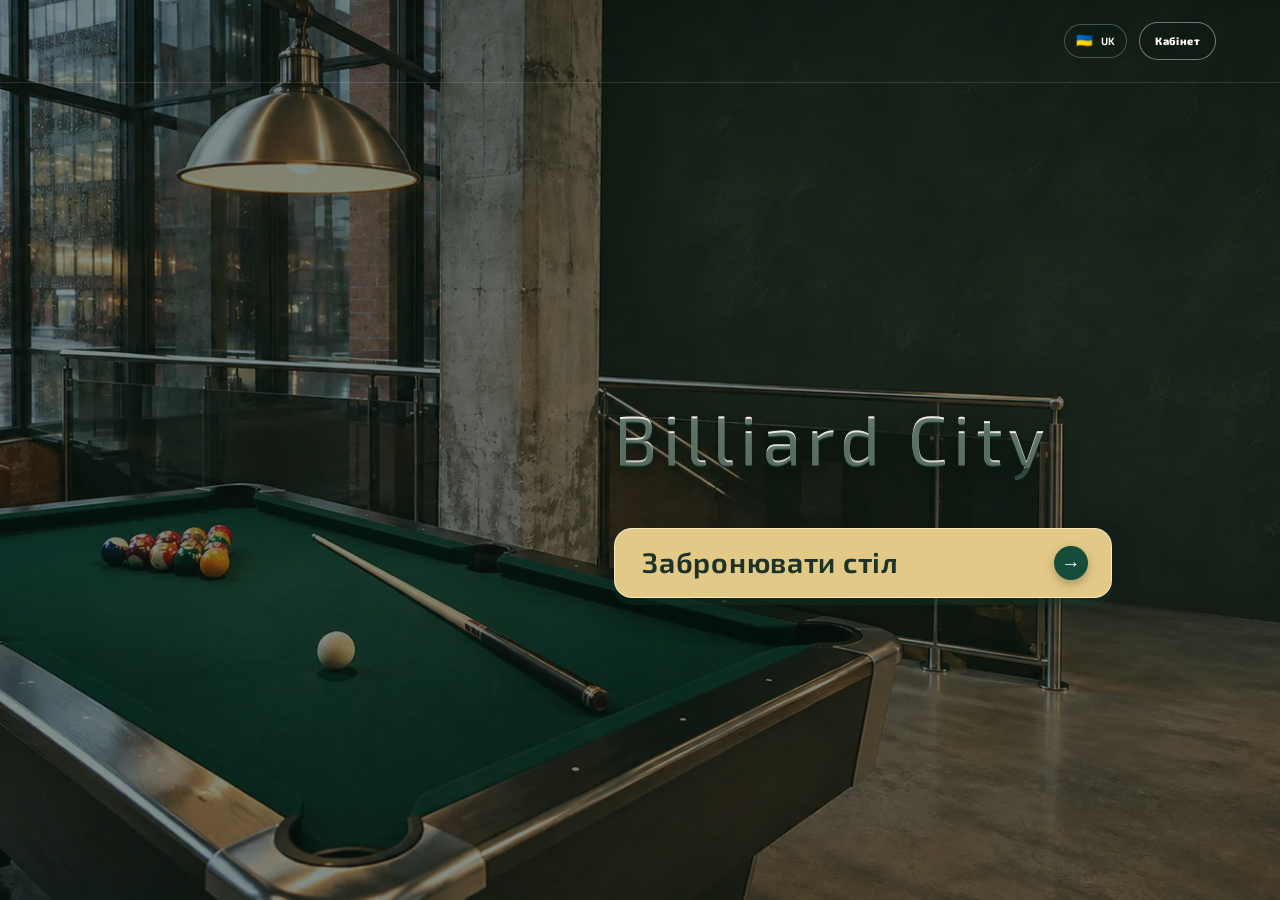
<file: index.html>
<!doctype html>
<html lang="uk">
<head>
  <meta charset="utf-8">
  <meta name="viewport" content="width=device-width, initial-scale=1">
  <meta name="description" content="Демонстраційна версія самостійного бронювання більярдного столу.">
  <title>Billiard City — забронювати стіл</title>
  <link rel="stylesheet" href="styles.css?v=site-calendar-20261117b">
</head>
<body>
  <header class="topbar" aria-label="Навигация">
    <div class="topbar-actions">
      <div class="language-switcher" data-language-switcher>
        <button type="button" class="language-trigger" data-language-toggle aria-haspopup="menu" aria-expanded="false" aria-controls="language-menu">
          <span class="language-flag" aria-hidden="true" data-language-flag>🇺🇦</span>
          <span data-language-current>UK</span>
          <span class="language-chevron" aria-hidden="true">⌄</span>
        </button>
        <div class="language-menu" id="language-menu" role="menu" aria-label="Мова сайту" hidden>
          <button type="button" class="language-choice" role="menuitemradio" data-language-choice="uk" aria-checked="true"><span aria-hidden="true">🇺🇦</span> UK</button>
          <button type="button" class="language-choice" role="menuitemradio" data-language-choice="ru" aria-checked="false"><span aria-hidden="true">🇷🇺</span> RU</button>
          <button type="button" class="language-choice" role="menuitemradio" data-language-choice="en" aria-checked="false"><span aria-hidden="true">🇬🇧</span> EN</button>
        </div>
      </div>
      <button type="button" class="account-link" data-account-open data-i18n="account">Кабінет</button>
    </div>
  </header>

  <main id="home">
    <section class="home-screen" aria-labelledby="home-title">
      <picture>
        <source media="(max-width: 599px)" srcset="assets/photos/web/mobile/fon_apple.webp">
        <img class="home-photo" src="assets/client-first-hero-green.webp" alt="Стіл для американського пулу в сучасному більярдному клубі" data-i18n-alt="heroPhotoAlt" data-hero-pilot-desktop="assets/photos/derivatives/club-own/interior/hero-pilot-6329/webp/hero-6329-desktop-2560x1440.webp" data-hero-pilot-mobile="assets/photos/derivatives/club-own/interior/hero-pilot-6329/webp/hero-6329-mobile-1440x2560.webp">
      </picture>
      <div class="home-shade"></div>
      <div class="home-content">
        <h1 id="home-title" data-i18n-html="homeTitle">Billiard City</h1>
        <button class="hero-book-button" type="button" data-start-booking><span class="hero-book-label" data-i18n="bookTable">Забронювати стіл</span><span class="hero-book-arrow" aria-hidden="true">→</span></button>
      </div>
    </section>

  </main>

  <section class="booking-wizard" id="booking-wizard" aria-label="Бронювання" data-i18n-aria="booking" aria-hidden="true">
    <div id="wizard-app"></div>
  </section>

  <aside class="account-panel" id="account-panel" aria-label="Особистий кабінет" data-i18n-aria="account" aria-hidden="true">
    <div class="account-backdrop" data-account-close></div>
    <div class="account-sheet" role="dialog" aria-modal="true" aria-labelledby="account-title">
      <div class="sheet-head"><p data-i18n="account">Особистий кабінет</p><button type="button" data-account-close aria-label="Закрити кабінет" data-i18n-aria="closeAccount">×</button></div>
      <h2 id="account-title" data-i18n-html="yourBookings">Ваші<br>бронювання</h2>
      <div id="account-content"></div>
      <p class="account-note" data-i18n="accountNote">ДЕМО: програму лояльності не підключено, реальні бонуси не нараховуються.</p>
    </div>
  </aside>

  <script src="domain.js?v=mobile-calendar-20261116"></script>
  <script src="app.js?v=brand-name-20261118a"></script>
</body>
</html>
</file>
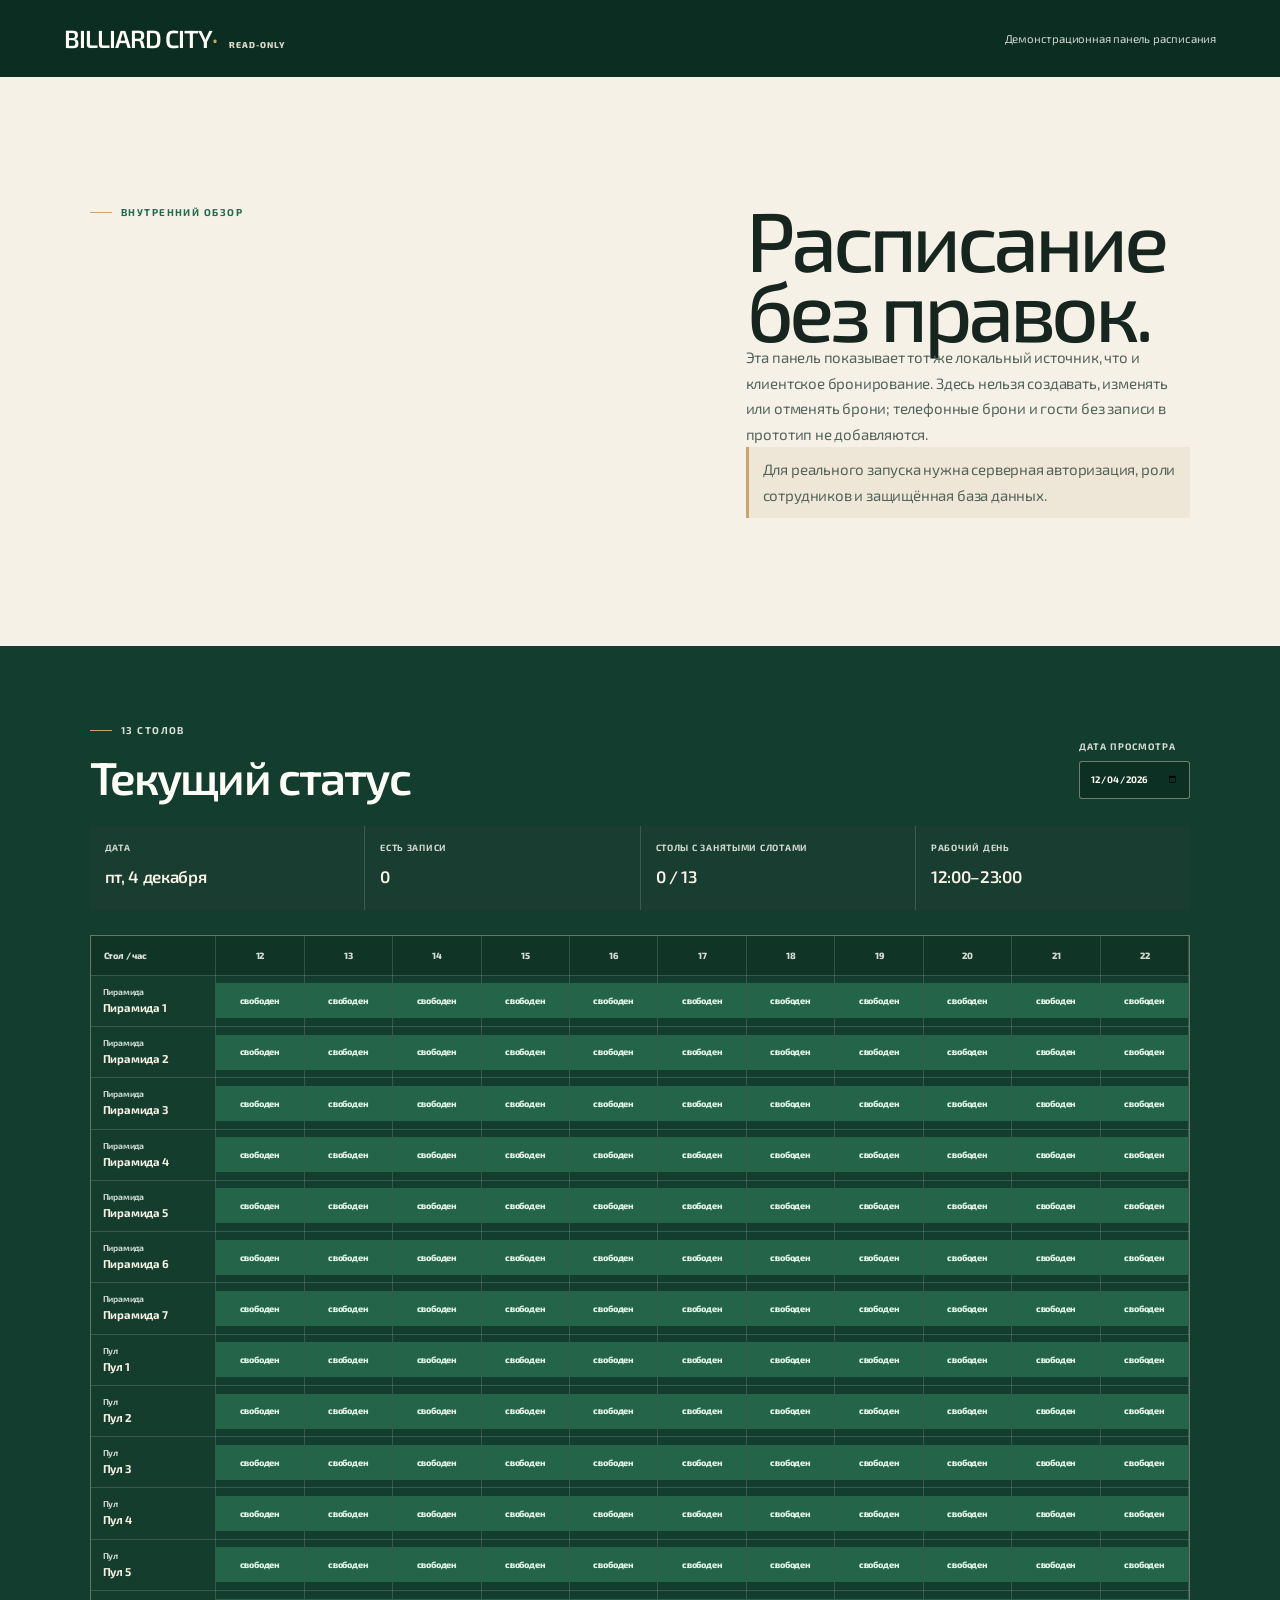
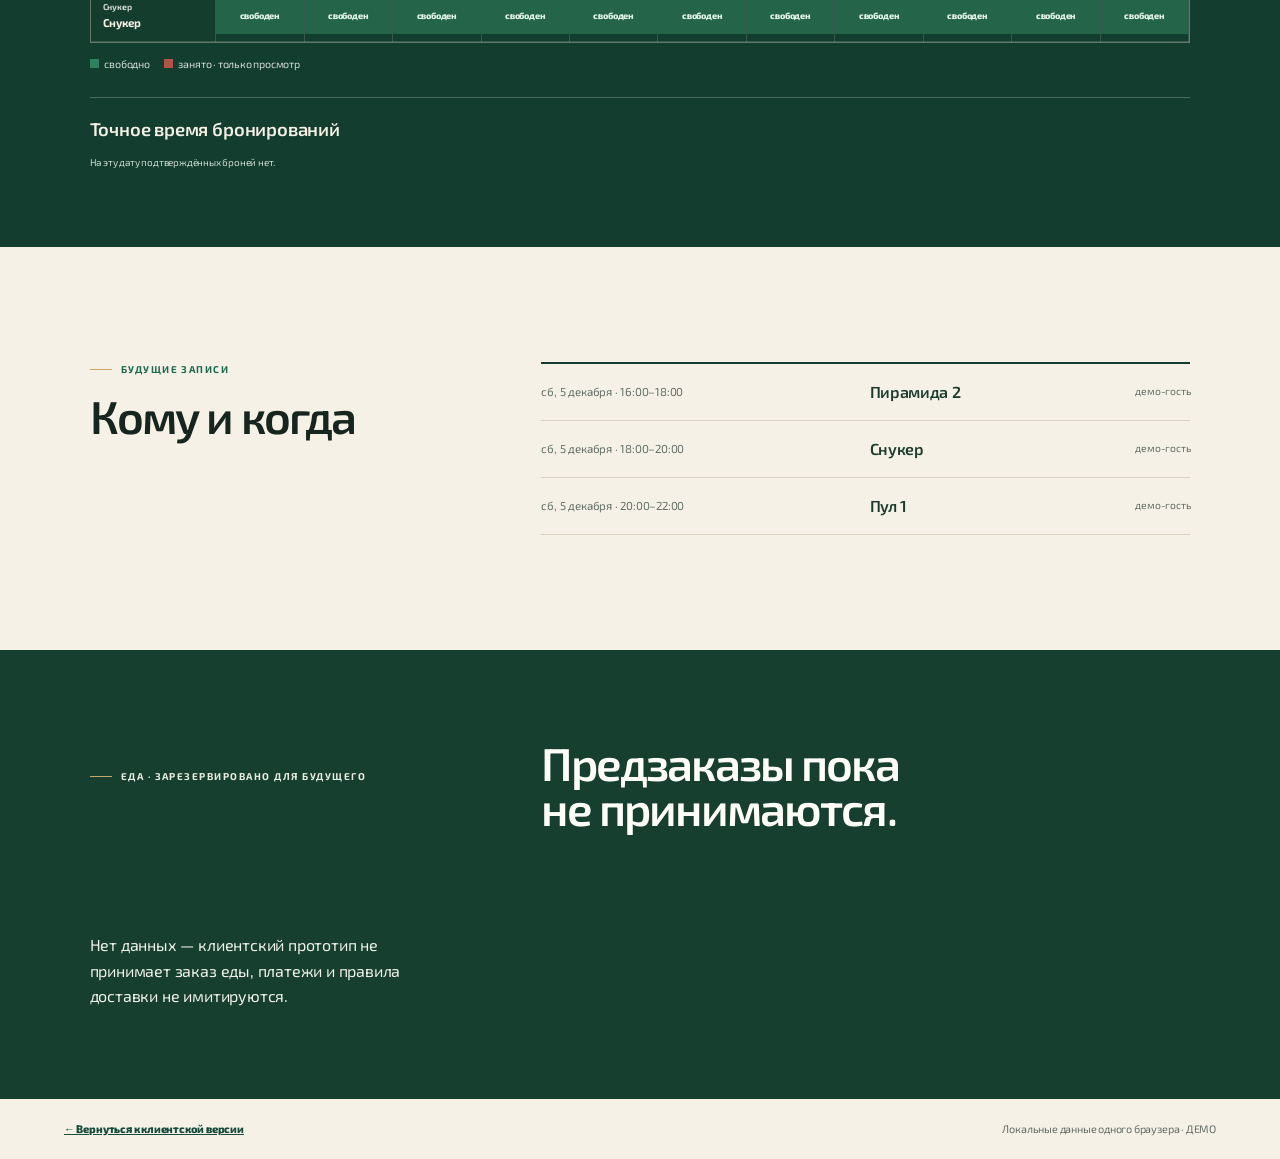
<file: admin/index.html>
<!doctype html>
<html lang="ru">
<head>
  <meta charset="utf-8">
  <meta name="viewport" content="width=device-width, initial-scale=1">
  <meta name="robots" content="noindex">
  <title>Billiard City — read-only dashboard</title>
  <link rel="stylesheet" href="admin.css?v=stage1-reliability">
</head>
<body>
  <header class="admin-header">
    <a href="../" class="admin-brand">BILLIARD CITY<span>·</span> <small>read-only</small></a>
    <p>Демонстрационная панель расписания</p>
  </header>
  <main>
    <section class="admin-intro">
      <p class="eyebrow">Внутренний обзор</p>
      <h1>Расписание<br>без правок.</h1>
      <p>Эта панель показывает тот же локальный источник, что и клиентское бронирование. Здесь нельзя создавать, изменять или отменять брони; телефонные брони и гости без записи в прототип не добавляются.</p>
      <p class="warning">Для реального запуска нужна серверная авторизация, роли сотрудников и защищённая база данных.</p>
    </section>
    <section class="dashboard" aria-live="polite">
      <div class="dashboard-bar">
        <div><p class="eyebrow">13 столов</p><h2>Текущий статус</h2></div>
        <label>Дата просмотра<input type="date" id="admin-day"></label>
      </div>
      <div id="admin-stats" class="admin-stats"></div>
      <div id="admin-schedule" class="admin-schedule"></div>
    </section>
    <section class="future-section">
      <div><p class="eyebrow">Будущие записи</p><h2>Кому и когда</h2></div>
      <div id="future-bookings" class="future-bookings"></div>
    </section>
    <section class="food-section">
      <p class="eyebrow">Еда · зарезервировано для будущего</p>
      <h2>Предзаказы пока<br>не принимаются.</h2>
      <div id="food-list" class="food-list"></div>
    </section>
  </main>
  <footer><a href="../">← Вернуться к клиентской версии</a><span>Локальные данные одного браузера · ДЕМО</span></footer>
  <script src="../domain.js?v=stage1-reliability"></script>
  <script src="admin.js?v=stage1-reliability"></script>
</body>
</html>
</file>
<file: styles.css>
:root { --ink:#10213c; --paper:#f5f3ee; --white:#fffefa; --blue:#2149c6; --blue-deep:#122a78; --line:#d7d5cf; --muted:#687284; --green:#1ea968; --green-deep:#148653; --red:#dc4e4e; --red-deep:#b53636; --shadow:0 16px 45px rgba(8,25,58,.18); --sans:Inter,ui-sans-serif,-apple-system,BlinkMacSystemFont,"Segoe UI",sans-serif; --serif:Georgia,"Times New Roman",serif; }
* { box-sizing:border-box; }
html { scroll-behavior:smooth; }
body { min-width:320px; margin:0; overflow-x:hidden; color:var(--ink); background:var(--paper); font-family:var(--sans); }
button,input,select { font:inherit; }
button { cursor:pointer; }
button:focus-visible,a:focus-visible,input:focus-visible,select:focus-visible,summary:focus-visible { outline:3px solid #92b6ff; outline-offset:3px; }
.topbar { position:absolute; z-index:5; top:0; right:0; left:0; display:flex; align-items:center; justify-content:space-between; padding:25px clamp(20px,5vw,70px); color:white; }
.brand { color:inherit; font-size:1.45rem; font-weight:900; letter-spacing:-.09em; text-decoration:none; }.brand span { color:#9eb9ff; }
.topbar-actions { display:flex; align-items:center; gap:18px; }.language-control { display:flex; align-items:center; gap:5px; color:#d6dfef; font-size:.61rem; font-weight:800; letter-spacing:.08em; text-transform:uppercase; }.language-control select { border:0; color:white; background:transparent; font-size:.68rem; font-weight:900; }.language-control option { color:var(--ink); }.account-link { border:0; padding:0; color:white; background:transparent; font-size:.76rem; font-weight:800; }
.home-screen { position:relative; display:grid; min-height:100svh; place-items:center; padding:110px 20px 60px; overflow:hidden; isolation:isolate; color:white; text-align:center; }.home-photo,.home-shade { position:absolute; z-index:-2; inset:0; width:100%; height:100%; }.home-photo { object-fit:cover; object-position:center; }.home-shade { z-index:-1; background:linear-gradient(120deg,rgba(6,19,43,.79),rgba(15,38,75,.48) 52%,rgba(4,17,36,.4)); }
.home-content { display:flex; max-width:620px; flex-direction:column; align-items:center; }.home-content h1 { margin:0; font-size:clamp(3.2rem,8.4vw,7rem); font-weight:800; letter-spacing:-.085em; line-height:.91; }.hero-book-button { display:inline-flex; align-items:center; justify-content:space-between; min-width:min(100%,300px); gap:50px; margin-top:31px; border:1px solid rgba(255,255,255,.62); border-radius:999px; padding:19px 25px 19px 29px; color:var(--ink); background:var(--white); box-shadow:0 12px 0 rgba(2,11,28,.16),0 23px 45px rgba(0,0,0,.29); font-size:1rem; font-weight:850; transition:transform .18s,box-shadow .18s,background .18s; }.hero-book-button:hover { background:#e9eeff; transform:translateY(-3px); box-shadow:0 15px 0 rgba(2,11,28,.16),0 26px 48px rgba(0,0,0,.29); }.hero-book-button:active { transform:translateY(5px); box-shadow:0 5px 0 rgba(2,11,28,.16),0 11px 25px rgba(0,0,0,.23); }.hero-book-button .hero-book-arrow { display:grid; width:30px; height:30px; place-items:center; border-radius:50%; color:white; background:var(--blue); font-size:1.25rem; }
.home-description { max-width:390px; margin:38px 0 0; color:#f7f8fd; font-size:1rem; line-height:1.55; }.home-reassurance { margin:11px 0 0; color:#cbd5e6; font-size:.75rem; }.service-notes { display:grid; grid-template-columns:repeat(3,1fr); padding:0 clamp(20px,7vw,120px); background:var(--paper); }.service-notes article { display:flex; min-height:128px; flex-direction:column; justify-content:center; border-right:1px solid var(--line); padding:22px 28px; }.service-notes article:last-child { border-right:0; }.service-notes span { color:var(--blue); font-size:1.6rem; font-weight:850; letter-spacing:-.06em; }.service-notes p { max-width:150px; margin:7px 0 0; color:var(--muted); font-size:.76rem; line-height:1.4; }

.booking-wizard { position:fixed; z-index:20; inset:0; display:none; overflow-y:auto; background:#dae3f1; }.booking-wizard.is-open { display:block; }.wizard-stage { display:grid; min-height:100%; align-items:center; padding:28px; }.wizard-card { position:relative; width:min(100%,1040px); margin:auto; border-radius:28px; padding:29px clamp(24px,6vw,70px) 35px; background:var(--paper); box-shadow:var(--shadow); }.wizard-header { display:flex; align-items:center; justify-content:space-between; min-height:30px; }.wizard-close { display:grid; width:34px; height:34px; place-items:center; border:1px solid var(--line); border-radius:50%; color:var(--ink); background:var(--white); font-size:1.4rem; line-height:1; }.progress { display:flex; gap:7px; margin:0; padding:0; list-style:none; }.progress li { width:26px; height:5px; border-radius:99px; background:#c9d0db; }.progress li.is-active,.progress li.is-done { background:var(--blue); }.progress li span { position:absolute; width:1px; height:1px; overflow:hidden; clip:rect(0,0,0,0); }.wizard-title-wrap { max-width:670px; margin-top:45px; }.wizard-kicker { margin:0 0 10px; color:var(--blue); font-size:.65rem; font-weight:850; letter-spacing:.12em; text-transform:uppercase; }.wizard-title { margin:0; font-size:clamp(2.3rem,5.5vw,5rem); letter-spacing:-.085em; line-height:.88; }.wizard-subtitle { max-width:550px; margin:16px 0 0; color:var(--muted); font-size:.92rem; line-height:1.5; }.wizard-body { margin-top:34px; }.back-button { margin-top:31px; border:0; padding:0; color:var(--blue-deep); background:transparent; font-size:.78rem; font-weight:800; }.back-button:hover { text-decoration:underline; }
.game-choices { display:grid; grid-template-columns:repeat(3,1fr); gap:12px; }.game-choice { position:relative; display:flex; min-height:205px; flex-direction:column; align-items:flex-start; justify-content:space-between; border:1px solid #cfd4dd; border-radius:18px; padding:20px; color:var(--ink); background:var(--white); text-align:left; transition:transform .18s,border-color .18s,box-shadow .18s; }.game-choice:hover { border-color:var(--blue); box-shadow:0 10px 22px rgba(33,73,198,.12); transform:translateY(-3px); }.game-choice span { color:var(--muted); font-size:.65rem; font-weight:800; letter-spacing:.08em; text-transform:uppercase; }.game-choice strong { max-width:160px; font-size:clamp(1.1rem,2vw,1.65rem); letter-spacing:-.05em; line-height:.98; }.game-choice i { position:absolute; right:20px; bottom:16px; color:var(--blue); font-size:1.55rem; font-style:normal; }
.date-choices { display:grid; grid-template-columns:repeat(2,minmax(0,280px)); gap:12px; }.date-choices button { display:flex; min-height:125px; flex-direction:column; align-items:flex-start; justify-content:space-between; border:1px solid #cfd4dd; border-radius:17px; padding:18px; color:var(--ink); background:var(--white); text-align:left; transition:border .18s,transform .18s; }.date-choices button:hover { border-color:var(--blue); transform:translateY(-2px); }.date-choices strong { font-size:1.15rem; }.date-choices span { color:var(--muted); font-size:.74rem; }.calendar-field,.duration-field { display:flex; max-width:345px; flex-direction:column; gap:8px; margin-top:17px; color:var(--muted); font-size:.68rem; font-weight:800; letter-spacing:.06em; text-transform:uppercase; }.calendar-field input,.duration-field select { border:1px solid #cbd1da; border-radius:11px; padding:14px; color:var(--ink); background:var(--white); font-size:.92rem; text-transform:none; }
.schedule-tools { display:flex; align-items:center; justify-content:space-between; gap:18px; margin-bottom:11px; }.schedule-tools > div { display:flex; flex-wrap:wrap; gap:13px; }.schedule-tools p { display:flex; align-items:center; gap:6px; margin:0; font-size:.68rem; font-weight:800; }.schedule-tools i { width:10px; height:10px; border-radius:3px; }.free-key { background:var(--green); }.busy-key { background:var(--red); }.zoom-toggle { border:1px solid #bfc7d5; border-radius:999px; padding:8px 11px; color:var(--ink); background:var(--white); font-size:.68rem; font-weight:800; }.schedule-scroller { width:100%; overflow:auto; border:1px solid #c6cdd8; border-radius:13px; background:var(--white); }.schedule-grid { min-width:1020px; border-collapse:collapse; }.schedule-grid th,.schedule-grid td { border-right:1px solid #e2e5e9; border-bottom:1px solid #e2e5e9; }.schedule-grid thead th { height:32px; min-width:18px; padding:0; color:var(--muted); background:#f5f6f8; font-size:.54rem; font-weight:800; text-align:center; }.schedule-grid thead th:first-child { position:sticky; z-index:2; left:0; width:108px; min-width:108px; padding-left:12px; color:var(--ink); background:#eff1f4; text-align:left; }.schedule-grid tbody th { position:sticky; z-index:1; left:0; width:108px; min-width:108px; padding:7px 11px; color:var(--ink); background:var(--white); font-size:.66rem; text-align:left; white-space:nowrap; }.schedule-grid td { padding:0; }.availability { display:block; width:18px; height:26px; border:0; border-radius:0; padding:0; }.availability.is-free { background:var(--green); }.availability.is-free:hover { background:var(--green-deep); }.availability.is-busy { background:var(--red); cursor:not-allowed; }.availability.is-selected { position:relative; z-index:1; box-shadow:inset 0 0 0 3px white; }.schedule-scroller.is-zoomed .schedule-grid { min-width:1570px; }.schedule-scroller.is-zoomed .schedule-grid thead th { min-width:34px; font-size:.61rem; }.schedule-scroller.is-zoomed .availability { width:34px; height:38px; }.schedule-scroller.is-zoomed .schedule-grid thead th:first-child,.schedule-scroller.is-zoomed .schedule-grid tbody th { width:126px; min-width:126px; }
.alternative-box { margin-top:16px; border:1px solid #d1d6de; border-radius:13px; padding:0 16px; background:#fffefa; }.alternative-box summary { padding:14px 0; cursor:pointer; font-size:.74rem; font-weight:850; }.alternative-box p { margin:0 0 14px; color:var(--muted); font-size:.72rem; line-height:1.45; }.alternative-controls { display:grid; grid-template-columns:1fr 150px; gap:10px; padding:3px 0 13px; }.alternative-controls label { display:flex; flex-direction:column; gap:6px; color:var(--muted); font-size:.62rem; font-weight:800; letter-spacing:.05em; text-transform:uppercase; }.alternative-controls select { width:100%; border:1px solid #cbd1da; border-radius:8px; padding:9px; color:var(--ink); background:white; font-size:.75rem; text-transform:none; }.alternative-answer { display:flex; flex-wrap:wrap; align-items:center; gap:7px; padding-bottom:14px; }.alternative-answer span { width:100%; color:var(--muted); font-size:.68rem; }.alternative-answer button { border:1px solid var(--green); border-radius:999px; padding:7px 10px; color:#10613e; background:#eefbf4; font-size:.71rem; font-weight:800; }.alternative-answer button:hover { color:white; background:var(--green); }
.booking-summary { display:grid; grid-template-columns:repeat(4,1fr); gap:1px; overflow:hidden; border-radius:14px; background:#cbd3df; }.booking-summary div { min-width:0; padding:14px; background:#fdfcf9; }.booking-summary span { display:block; margin-bottom:5px; color:var(--muted); font-size:.59rem; font-weight:850; letter-spacing:.07em; text-transform:uppercase; }.booking-summary strong { display:block; font-size:.78rem; letter-spacing:-.02em; line-height:1.3; }.duration-field { margin-top:20px; }.duration-field select { font-size:1rem; }.duration-limit { margin:10px 0 0; color:var(--muted); font-size:.72rem; }.price-breakdown { max-width:530px; margin-top:19px; border-top:1px solid var(--line); }.demo-label { margin:13px 0 6px; color:var(--blue); font-size:.61rem; font-weight:850; letter-spacing:.1em; text-transform:uppercase; }.price-breakdown p { display:flex; justify-content:space-between; gap:20px; margin:7px 0; color:var(--muted); font-size:.76rem; }.price-breakdown p b { color:var(--ink); }.price-breakdown strong { display:flex; justify-content:space-between; margin-top:12px; padding-top:12px; border-top:1px solid var(--line); font-size:1rem; }.price-breakdown strong span { color:var(--blue); }.booking-form { display:grid; grid-template-columns:1fr 1fr; gap:12px; max-width:610px; margin-top:23px; }.booking-form label { display:flex; flex-direction:column; gap:7px; color:var(--muted); font-size:.65rem; font-weight:850; letter-spacing:.06em; text-transform:uppercase; }.booking-form input { width:100%; border:1px solid #cbd1da; border-radius:11px; padding:13px; color:var(--ink); background:var(--white); font-size:.92rem; text-transform:none; }.primary-action { display:inline-flex; align-items:center; justify-content:center; gap:15px; border:0; border-radius:999px; padding:15px 22px; color:white; background:var(--blue); box-shadow:0 8px 18px rgba(33,73,198,.23); font-size:.84rem; font-weight:850; transition:transform .18s,background .18s; }.booking-form .primary-action { grid-column:1 / -1; margin-top:5px; }.primary-action:hover { background:var(--blue-deep); transform:translateY(-2px); }.secondary-action { border:1px solid #bbc5d6; border-radius:999px; padding:14px 19px; color:var(--ink); background:var(--white); font-size:.8rem; font-weight:800; }.quiet-action { border:0; padding:7px 1px; color:#9e2d2d; background:transparent; font-size:.73rem; font-weight:800; }.result-actions { display:flex; flex-wrap:wrap; align-items:center; gap:10px; margin-top:26px; }

.account-panel { position:fixed; z-index:30; inset:0; display:grid; grid-template-columns:1fr minmax(310px,450px); visibility:hidden; transition:visibility 0s .25s; }.account-panel.is-open { visibility:visible; transition-delay:0s; }.account-backdrop { background:rgba(7,20,43,.53); opacity:0; transition:opacity .25s; }.account-sheet { height:100%; overflow-y:auto; padding:29px clamp(24px,4vw,48px); background:var(--paper); box-shadow:-12px 0 40px rgba(4,17,36,.16); transform:translateX(100%); transition:transform .25s; }.is-open .account-backdrop { opacity:1; }.is-open .account-sheet { transform:none; }.sheet-head { display:flex; justify-content:space-between; align-items:start; }.sheet-head p { margin:0; color:var(--blue); font-size:.66rem; font-weight:850; letter-spacing:.1em; text-transform:uppercase; }.sheet-head button { display:grid; width:32px; height:32px; place-items:center; border:1px solid var(--line); border-radius:50%; background:white; font-size:1.3rem; }.account-sheet h2 { margin:39px 0; font-size:clamp(2.8rem,6vw,4.6rem); letter-spacing:-.09em; line-height:.79; }.account-profile { border-top:2px solid var(--ink); padding:14px 0; }.account-profile span,.account-profile small { display:block; color:var(--muted); font-size:.65rem; }.account-profile strong { display:block; margin:5px 0; font-size:1rem; }.account-booking { padding:15px 0; border-top:1px solid var(--line); }.account-booking p { margin:0 0 5px; color:var(--muted); font-size:.73rem; }.account-booking strong { display:block; font-size:.87rem; }.account-booking button { margin-top:10px; border:0; border-bottom:1px solid var(--red); padding:0 0 2px; color:#a52e2e; background:transparent; font-size:.72rem; font-weight:800; }.empty-account { color:var(--muted); font-size:.83rem; line-height:1.5; }.account-note { margin:40px 0 0; border-top:1px solid var(--line); padding-top:15px; color:var(--muted); font-size:.7rem; line-height:1.5; }
@media (max-width:720px) { .wizard-stage { min-height:100svh; padding:0; align-items:stretch; }.wizard-card { min-height:100svh; border-radius:0; padding:22px 18px 26px; box-shadow:none; }.wizard-title-wrap { margin-top:35px; }.game-choices { grid-template-columns:1fr; }.game-choice { min-height:102px; }.game-choice strong { max-width:none; font-size:1.25rem; }.date-choices { grid-template-columns:1fr; }.date-choices button { min-height:88px; flex-direction:row; align-items:center; }.schedule-grid { min-width:920px; }.booking-summary { grid-template-columns:1fr 1fr; }.booking-form { grid-template-columns:1fr; }.account-panel { grid-template-columns:1fr minmax(290px,92vw); } }
@media (max-width:420px) { .topbar { padding:18px; }.topbar-actions { gap:12px; }.language-control { font-size:0; }.home-screen { padding:95px 18px 42px; }.home-content h1 { font-size:clamp(3rem,15vw,4.3rem); }.hero-book-button { min-width:270px; margin-top:26px; padding:17px 20px 17px 24px; }.home-description { margin-top:30px; font-size:.93rem; }.service-notes { grid-template-columns:1fr; padding:0 18px; }.service-notes article { min-height:86px; flex-direction:row; align-items:center; gap:13px; border-right:0; border-bottom:1px solid var(--line); padding:14px 0; }.service-notes article:last-child { border-bottom:0; }.service-notes p { max-width:none; margin:0; }.wizard-title { font-size:clamp(2.3rem,12vw,3.2rem); }.wizard-subtitle { font-size:.83rem; }.schedule-tools { align-items:flex-start; flex-direction:column; }.alternative-controls { grid-template-columns:1fr; }.booking-summary div { padding:12px; }.result-actions { align-items:stretch; flex-direction:column; }.result-actions > * { width:100%; } }
/* Compact hourly overview: the whole schedule always remains within the card. */
.booking-wizard { width:100vw; max-width:100vw; overflow-x:hidden; overscroll-behavior-x:contain; }.wizard-stage,.wizard-card,.wizard-body { min-width:0; max-width:100%; }.wizard-stage,.wizard-card { overflow-x:clip; }
.hourly-schedule { width:100%; overflow:hidden; border:1px solid #c6cdd8; border-radius:13px; background:var(--white); }.hour-axis,.hour-row { display:grid; grid-template-columns:86px repeat(11,minmax(0,1fr)); min-width:0; }.hour-axis { min-height:31px; align-items:end; border-bottom:1px solid #dce1e8; color:var(--muted); background:#f4f6f9; font-size:.56rem; font-weight:850; }.hour-axis > span { padding:0 9px 8px; color:var(--ink); }.hour-axis > div { grid-column:2 / -1; display:flex; align-items:end; justify-content:space-between; min-width:0; padding:0 0 8px; }.hour-axis i { min-width:0; font-style:normal; text-align:center; }.hour-row { min-height:42px; border-bottom:1px solid #e1e5ea; }.hour-row:last-child { border-bottom:0; }.hour-row > strong { display:flex; align-items:center; min-width:0; padding:0 9px; border-right:1px solid #e1e5ea; font-size:.65rem; line-height:1.1; }.hour-cell { min-width:0; border:0; border-right:1px solid rgba(255,255,255,.62); border-radius:0; padding:0; background:var(--green); transition:filter .15s,box-shadow .15s; }.hour-cell:last-child { border-right:0; }.hour-cell.is-free:hover { filter:brightness(.86); }.hour-cell.is-busy { background:var(--red); }.hour-cell.is-selected { position:relative; z-index:1; box-shadow:inset 0 0 0 3px var(--ink); }.exact-time-panel { margin-top:18px; border:1px solid #cbd3df; border-radius:15px; padding:17px; background:#fbfcff; }.exact-time-panel h3 { margin:0; font-size:1rem; letter-spacing:-.03em; }.exact-time-panel p { margin:7px 0 0; color:var(--muted); font-size:.74rem; line-height:1.45; }.exact-time-panel p strong { color:var(--ink); }.exact-time-panel.is-empty { background:#f7f8fa; }.exact-times { display:flex; flex-wrap:wrap; gap:8px; margin-top:14px; }.exact-time { min-width:76px; border:1px solid #c8d0dd; border-radius:999px; padding:10px 13px; color:var(--ink); background:white; font-size:.8rem; font-weight:850; }.exact-time:hover,.exact-time.is-selected { border-color:var(--blue); color:white; background:var(--blue); }.continue-time { width:100%; margin-top:14px; }.continue-time:disabled { cursor:not-allowed; background:#aeb8ca; box-shadow:none; transform:none; }.alternative-caption { margin-top:14px!important; }.alternative-times { display:flex; flex-wrap:wrap; gap:8px; margin-top:10px; }.alternative-time { border:1px solid var(--green); border-radius:999px; padding:9px 12px; color:#0e663e; background:#effbf5; font-size:.73rem; font-weight:850; }.alternative-time:hover { color:white; background:var(--green); }
@media (max-width:720px) { .topbar-actions { gap:10px; }.booking-wizard { width:100dvw; }.wizard-card { width:100%; }.hour-axis,.hour-row { grid-template-columns:78px repeat(11,minmax(0,1fr)); }.hour-row > strong { padding:0 7px; font-size:.59rem; }.exact-time { flex:1 1 calc(50% - 8px); min-width:0; }.continue-time { min-height:48px; } }
@media (max-width:420px) { .topbar-actions { gap:7px; }.hour-axis,.hour-row { grid-template-columns:68px repeat(11,minmax(0,1fr)); }.hour-axis > span { padding-left:7px; padding-right:4px; }.hour-row > strong { padding:0 5px; font-size:.53rem; overflow-wrap:anywhere; }.hour-cell { min-height:37px; }.exact-time-panel { padding:14px; } }
.duration-availability { max-width:540px; margin:20px 0 0; border-left:3px solid var(--green); padding:10px 13px; color:var(--ink); background:#effbf5; font-size:.82rem; font-weight:750; line-height:1.45; }
.account-offer,.club-menu-notice { max-width:610px; margin-top:22px; border:1px solid #cbd3df; border-radius:15px; padding:18px; background:#fbfcff; }.account-offer h3,.club-menu-notice h3 { margin:0; font-size:1rem; letter-spacing:-.03em; }.account-offer p,.club-menu-notice p,.account-created-note { margin:8px 0 0; color:var(--muted); font-size:.78rem; line-height:1.5; }.account-offer > div { display:flex; flex-wrap:wrap; gap:9px; margin-top:15px; }.account-created-note { max-width:610px; border-left:3px solid var(--green); padding:9px 12px; background:#effbf5; color:var(--ink); }.account-home { width:100%; margin-top:25px; border:1px solid #bbc5d6; border-radius:999px; padding:12px; color:var(--ink); background:var(--white); font-size:.78rem; font-weight:800; }
.account-upgrade { width:100%; margin-top:18px; }
@media (max-width:720px) { .account-offer > div { align-items:stretch; flex-direction:column; }.account-offer > div > button { width:100%; } }
@media (prefers-reduced-motion:reduce) { *,*::before,*::after { scroll-behavior:auto!important; transition-duration:.01ms!important; } }

/* Visual direction pilot: warm precision. Expanded after desktop and mobile review. */
:root { --ink:#17251f; --paper:#f5f1e7; --white:#fffdf7; --blue:#174c3b; --blue-deep:#0d3026; --line:#d9d0bf; --muted:#657067; --green:#2d7a5a; --green-deep:#1c6247; --red:#a8493d; --red-deep:#84362e; --shadow:0 28px 70px rgba(19,43,34,.20); --sans:"Manrope",ui-sans-serif,-apple-system,BlinkMacSystemFont,"Segoe UI",sans-serif; --serif:"Playfair Display",Georgia,"Times New Roman",serif; }
button:focus-visible,a:focus-visible,input:focus-visible,select:focus-visible,summary:focus-visible { outline-color:#c8a66b; }
.topbar { padding:22px clamp(20px,5vw,76px); border-bottom:1px solid rgba(255,255,255,.12); }
.brand { font-family:var(--serif); font-size:1.7rem; font-weight:600; letter-spacing:-.07em; }.brand span { color:#d9b772; }
.topbar-actions { gap:12px; }.topbar-book,.account-link { min-height:38px; border:1px solid rgba(255,255,255,.42); border-radius:999px; padding:0 15px; color:#fffdf7; background:rgba(9,27,21,.18); font-size:.68rem; font-weight:800; letter-spacing:.04em; }.topbar-book { border-color:#d9b772; color:#1b2d24; background:#d9b772; }.account-link { padding:0 13px; }
.home-screen { justify-items:end; padding:118px clamp(24px,10vw,150px) 78px; text-align:left; }.home-shade { background:linear-gradient(90deg,rgba(8,29,22,.20),rgba(8,29,22,.22) 38%,rgba(8,29,22,.84) 100%); }.home-content { align-items:flex-start; max-width:570px; }.home-eyebrow { margin:0 0 18px; color:#e3c987; font-size:.65rem; font-weight:800; letter-spacing:.17em; text-transform:uppercase; }.home-content h1 { font-family:var(--serif); font-size:clamp(3.7rem,7.5vw,7.4rem); font-weight:600; letter-spacing:-.07em; line-height:.83; text-wrap:balance; }.home-content h1 em { color:#e3c987; font-weight:600; }.hero-book-button { border-color:#d9b772; border-radius:4px; color:#1d3328; background:#e3c987; box-shadow:8px 8px 0 rgba(8,29,22,.38),0 20px 44px rgba(0,0,0,.24); font-weight:800; }.hero-book-button:hover { background:#f0d99b; box-shadow:10px 10px 0 rgba(8,29,22,.38),0 24px 44px rgba(0,0,0,.24); }.hero-book-button .hero-book-arrow { color:#fffdf7; background:#174c3b; }.home-description { max-width:420px; color:#fffdf7; font-size:1rem; }.home-reassurance { color:#d5d2c8; }
.service-notes { background:#133d30; }.service-notes article { border-color:rgba(255,255,255,.16); }.service-notes span { color:#e3c987; font-family:var(--serif); font-size:2rem; font-weight:600; }.service-notes p { color:#d7ddd7; }
.booking-wizard { background:#163f31; background-image:radial-gradient(circle at 20% 20%,rgba(212,178,105,.12),transparent 32%),linear-gradient(115deg,#102f25,#1b4c3a); }.wizard-card { border:1px solid rgba(200,166,107,.35); border-radius:8px; background:#f7f3e9; box-shadow:var(--shadow); }.wizard-title { font-family:var(--serif); font-weight:600; letter-spacing:-.065em; line-height:.92; }.wizard-kicker,.back-button { color:#176047; }.progress li.is-active,.progress li.is-done { background:#c8a66b; }
@media (max-width:720px) { .topbar { padding:17px 18px; }.topbar-book { display:none; }.account-link { min-height:34px; padding:0 10px; font-size:.61rem; }.home-screen { justify-items:start; padding:106px 24px 47px; }.home-shade { background:linear-gradient(180deg,rgba(8,29,22,.38),rgba(8,29,22,.76) 70%,rgba(8,29,22,.93)); }.home-content { max-width:420px; }.home-eyebrow { margin-bottom:15px; font-size:.57rem; }.home-content h1 { font-size:clamp(3.55rem,16vw,5.1rem); }.hero-book-button { width:100%; max-width:340px; }.service-notes { padding:0 18px; } }

/* Product-wide visual system — applied to every existing flow without changing its markup. */
::selection { color:#fffdf7; background:#174c3b; }
body { background:var(--paper); color:var(--ink); letter-spacing:-.012em; }
.service-notes { position:relative; isolation:isolate; overflow:hidden; }.service-notes::before { position:absolute; z-index:-1; inset:0; content:""; opacity:.35; background-image:linear-gradient(90deg,transparent 49.7%,rgba(255,255,255,.12) 50%,transparent 50.3%); background-size:48px 100%; }.service-notes article { min-height:142px; padding:28px clamp(18px,3vw,48px); }.service-notes p { max-width:185px; font-size:.78rem; line-height:1.55; }

.booking-wizard { color:var(--ink); }.wizard-stage { position:relative; padding:clamp(22px,4vw,62px); }.wizard-stage::before { position:fixed; z-index:-1; right:-8vw; bottom:-11vw; width:43vw; height:43vw; border:1px solid rgba(222,190,122,.25); border-radius:50%; content:""; box-shadow:0 0 0 34px rgba(222,190,122,.05),0 0 0 70px rgba(222,190,122,.035); pointer-events:none; }.wizard-card { width:min(100%,1100px); min-height:590px; padding:32px clamp(26px,6.5vw,82px) 42px; }.wizard-card::before { position:absolute; top:0; left:0; width:100%; height:5px; content:""; background:#c8a66b; }.wizard-header { border-bottom:1px solid var(--line); padding-bottom:17px; }.wizard-close { width:38px; height:38px; border-color:#c9bda7; border-radius:50%; color:#173e30; background:#fffdf7; transition:background .2s,transform .2s; }.wizard-close:hover { background:#e9ddc5; transform:rotate(90deg); }.progress { gap:6px; }.progress li { width:31px; height:3px; background:#ded7c9; }.wizard-title-wrap { max-width:740px; margin-top:54px; }.wizard-kicker { display:flex; align-items:center; gap:10px; margin-bottom:14px; color:#1e6a4e; font-size:.65rem; letter-spacing:.15em; }.wizard-kicker::before { display:block; width:24px; height:1px; content:""; background:#c8a66b; }.wizard-title { font-size:clamp(2.8rem,5.1vw,5.5rem); text-wrap:balance; }.wizard-subtitle { max-width:590px; margin-top:18px; color:#5f6d63; font-size:.94rem; line-height:1.65; }.wizard-body { margin-top:39px; }.back-button { margin-top:38px; font-size:.76rem; letter-spacing:.02em; }.back-button:hover { color:#0b2d21; text-decoration-color:#c8a66b; text-decoration-thickness:2px; }

.game-choices { position:relative; gap:15px; counter-reset:game; }.game-choice { min-height:235px; overflow:hidden; border-color:#d9d0bf; border-radius:6px; padding:25px; background:#fffdf7; box-shadow:0 3px 0 rgba(20,57,42,.04); counter-increment:game; }.game-choice::before { position:absolute; right:14px; top:-19px; color:#e6dfd0; content:"0" counter(game); font-family:var(--serif); font-size:7.5rem; font-weight:600; line-height:1; }.game-choice:hover { border-color:#a68b52; background:#fcf7ec; box-shadow:0 16px 30px rgba(20,57,42,.13); transform:translateY(-5px); }.game-choice span { position:relative; color:#627368; font-size:.63rem; letter-spacing:.12em; }.game-choice strong { position:relative; max-width:185px; font-family:var(--serif); font-size:clamp(1.45rem,2.35vw,2.05rem); font-weight:600; letter-spacing:-.055em; line-height:.98; }.game-choice i { right:23px; bottom:20px; display:grid; width:34px; height:34px; place-items:center; border:1px solid #c8a66b; border-radius:50%; color:#174c3b; font-size:1.25rem; }.game-choice:hover i { color:#fffdf7; background:#174c3b; }

.date-choices { grid-template-columns:repeat(2,minmax(0,310px)); gap:15px; }.date-choices button { position:relative; min-height:145px; overflow:hidden; border-color:#d9d0bf; border-radius:6px; padding:22px; background:#fffdf7; }.date-choices button::after { position:absolute; right:18px; bottom:18px; width:23px; height:23px; border-right:1px solid #c8a66b; border-bottom:1px solid #c8a66b; content:""; transform:rotate(-45deg); }.date-choices button:hover { border-color:#a68b52; color:#103e2e; background:#fcf7ec; transform:translateY(-3px); }.date-choices strong { font-family:var(--serif); font-size:1.65rem; font-weight:600; letter-spacing:-.05em; }.date-choices span { color:#65736a; font-size:.73rem; }.calendar-field,.duration-field { max-width:390px; gap:9px; margin-top:21px; color:#56665c; font-size:.65rem; letter-spacing:.12em; }.calendar-field input,.duration-field select,.booking-form input { border-color:#d1c6b4; border-radius:4px; padding:15px; background:#fffdf7; box-shadow:inset 0 1px 0 rgba(35,58,47,.04); }.calendar-field input:focus,.duration-field select:focus,.booking-form input:focus { border-color:#a98a4e; outline:none; box-shadow:0 0 0 3px rgba(200,166,107,.18); }

.schedule-tools { align-items:flex-end; margin-bottom:14px; }.schedule-tools > div { gap:16px; }.schedule-tools p { color:#52655a; font-size:.68rem; letter-spacing:.02em; }.schedule-tools p:last-child { max-width:250px; text-align:right; }.schedule-tools i { width:11px; height:11px; border-radius:50%; }.free-key { background:#2f805e; }.busy-key { background:#ad5142; }.hourly-schedule { overflow:hidden; border-color:#d3c9b8; border-radius:6px; background:#fffdf7; box-shadow:0 10px 23px rgba(31,67,50,.07); }.hour-axis,.hour-row { grid-template-columns:96px repeat(11,minmax(0,1fr)); }.hour-axis { min-height:42px; border-color:#ddd4c5; color:#657269; background:#f1ede3; font-size:.59rem; letter-spacing:.02em; }.hour-axis > span { padding:0 12px 11px; color:#325242; }.hour-axis > div { padding-bottom:11px; }.hour-row { min-height:48px; border-color:#e3dccc; }.hour-row > strong { padding:0 12px; border-color:#e3dccc; color:#314438; font-size:.67rem; }.hour-cell { border-right-color:rgba(255,255,255,.52); background:#2f805e; }.hour-cell.is-free:hover { filter:brightness(.92) saturate(.88); }.hour-cell.is-busy { background:#ae5547; }.hour-cell.is-selected { box-shadow:inset 0 0 0 3px #d9b772,inset 0 0 0 5px #163d2e; }.exact-time-panel { max-width:725px; margin-top:22px; border-color:#d8cfbf; border-radius:6px; padding:22px; background:#f9f5eb; box-shadow:0 8px 18px rgba(25,56,42,.05); }.exact-time-panel h3,.account-offer h3,.club-menu-notice h3 { font-family:var(--serif); font-size:1.36rem; font-weight:600; letter-spacing:-.045em; }.exact-time-panel p { color:#627067; font-size:.78rem; }.exact-time-panel.is-empty { border-style:dashed; background:#f5f1e7; }.exact-times { gap:9px; margin-top:17px; }.exact-time { min-width:82px; border-color:#cfc4b3; border-radius:4px; padding:11px 14px; color:#183d2e; background:#fffdf7; }.exact-time:hover,.exact-time.is-selected { border-color:#174c3b; color:#fffdf7; background:#174c3b; }.continue-time { width:auto; min-width:220px; margin-top:18px; }.continue-time:disabled { background:#a6aca3; }.alternative-time { border-color:#8dab9a; border-radius:4px; color:#1a6448; background:#edf4ed; }.alternative-time:hover { background:#1b6549; }

.booking-summary { grid-template-columns:repeat(3,1fr); gap:1px; border-radius:6px; background:#d7cdbb; }.booking-summary div { min-height:76px; padding:16px; background:#fffdf7; }.booking-summary span { color:#6a766e; font-size:.58rem; letter-spacing:.11em; }.booking-summary strong { color:#1d3529; font-family:var(--serif); font-size:1rem; font-weight:600; letter-spacing:-.025em; }.duration-availability { max-width:610px; border-left:3px solid #c8a66b; padding:13px 15px; background:#f2ecdc; color:#264436; font-size:.82rem; }.duration-limit { color:#65736a; font-size:.74rem; }.price-breakdown { max-width:610px; border-color:#d9d0bf; }.demo-label { color:#8d6c32; }.price-breakdown p { color:#657269; }.price-breakdown strong { border-color:#d9d0bf; font-family:var(--serif); font-size:1.25rem; }.price-breakdown strong span { color:#174c3b; }.booking-form { max-width:640px; gap:15px; }.booking-form label { color:#56665c; font-size:.64rem; letter-spacing:.1em; }.booking-form .primary-action { margin-top:9px; }

.primary-action { min-height:48px; border-radius:4px; padding:14px 22px; background:#174c3b; box-shadow:0 9px 18px rgba(19,65,49,.20); font-size:.78rem; letter-spacing:.015em; }.primary-action:hover { background:#0c3024; box-shadow:0 12px 22px rgba(19,65,49,.25); transform:translateY(-2px); }.secondary-action { min-height:48px; border-color:#bfb39f; border-radius:4px; color:#1b3c2d; background:#fffdf7; font-size:.77rem; }.secondary-action:hover { border-color:#9c8351; background:#f8f0df; }.quiet-action { color:#8a3a30; font-size:.72rem; }.result-actions { gap:11px; margin-top:29px; }.account-offer,.club-menu-notice { max-width:650px; border-color:#d8cfbf; border-radius:6px; padding:22px; background:#f9f5eb; }.account-offer p,.club-menu-notice p,.account-created-note { color:#607066; font-size:.8rem; line-height:1.62; }.account-offer > div { gap:11px; margin-top:18px; }.account-created-note { max-width:650px; border-left-color:#c8a66b; padding:13px 15px; background:#f2ecdc; color:#315041; }

.account-panel { grid-template-columns:1fr minmax(330px,480px); }.account-backdrop { background:rgba(8,30,22,.72); }.account-sheet { position:relative; padding:33px clamp(25px,4vw,54px); border-left:1px solid rgba(200,166,107,.5); background:#f7f3e9; box-shadow:-20px 0 55px rgba(3,22,15,.3); }.sheet-head p { color:#1b6349; letter-spacing:.14em; }.sheet-head button { width:37px; height:37px; border-color:#c9bda7; border-radius:50%; color:#174c3b; background:#fffdf7; }.account-sheet h2 { margin:45px 0 35px; font-family:var(--serif); font-size:clamp(3.1rem,5.5vw,5rem); font-weight:600; letter-spacing:-.075em; line-height:.8; }.account-profile { border-top-color:#174c3b; padding:17px 0; }.account-profile span,.account-profile small { color:#657269; }.account-profile strong { color:#173b2c; font-family:var(--serif); font-size:1.15rem; font-weight:600; }.account-booking { border-color:#d9d0bf; }.account-booking p { color:#657269; }.account-booking strong { color:#193c2d; font-family:var(--serif); font-size:1rem; }.account-booking button { border-color:#a7493c; color:#8d362c; }.account-note { border-color:#d9d0bf; color:#657269; }.account-home { min-height:46px; border-color:#bfb39f; border-radius:4px; color:#163f30; background:#fffdf7; }.account-home:hover { background:#f8f0df; }.account-upgrade { margin-top:22px; }

@media (max-width:720px) { .wizard-stage { min-height:100svh; padding:0; }.wizard-stage::before { display:none; }.wizard-card { min-height:100svh; border:0; border-radius:0; padding:25px 18px 30px; }.wizard-card::before { height:4px; }.wizard-header { padding-bottom:15px; }.wizard-title-wrap { margin-top:42px; }.wizard-title { font-size:clamp(2.75rem,13vw,4rem); }.wizard-subtitle { font-size:.86rem; }.wizard-body { margin-top:31px; }.game-choices { gap:10px; }.game-choice { min-height:130px; padding:18px; }.game-choice::before { right:11px; top:-12px; font-size:5.2rem; }.game-choice strong { max-width:230px; font-size:1.55rem; }.game-choice i { right:17px; bottom:14px; width:30px; height:30px; }.date-choices { grid-template-columns:1fr; }.date-choices button { min-height:106px; }.schedule-tools { align-items:flex-start; flex-direction:column; gap:8px; }.schedule-tools p:last-child { max-width:none; text-align:left; }.hour-axis,.hour-row { grid-template-columns:78px repeat(11,minmax(0,1fr)); }.hour-axis { min-height:38px; }.hour-axis > span { padding-left:8px; padding-right:6px; }.hour-row { min-height:44px; }.hour-row > strong { padding:0 7px; font-size:.59rem; }.exact-time-panel { padding:18px; }.booking-summary { grid-template-columns:1fr 1fr; }.booking-summary div { min-height:69px; padding:13px; }.booking-summary strong { font-size:.9rem; }.continue-time { width:100%; }.account-panel { grid-template-columns:1fr minmax(290px,94vw); }.account-sheet { padding:26px 22px; } }
@media (max-width:420px) { .home-description { max-width:330px; }.service-notes article { min-height:84px; }.service-notes span { font-size:1.65rem; }.hour-axis,.hour-row { grid-template-columns:68px repeat(11,minmax(0,1fr)); }.hour-row > strong { padding:0 5px; font-size:.52rem; }.hour-cell { min-height:38px; }.exact-time { min-width:0; }.primary-action,.secondary-action { width:100%; }.result-actions { align-items:stretch; } }
@media (min-width:721px) { .wizard-schedule { align-items:start; } }

/* Home refinement: quiet wordmark, one action, and a single readable depth treatment. */
:root { --sans:"Exo 2 Local","Exo 2",ui-sans-serif,-apple-system,BlinkMacSystemFont,"Segoe UI",sans-serif; --serif:"Exo 2 Local","Exo 2",ui-sans-serif,-apple-system,BlinkMacSystemFont,"Segoe UI",sans-serif; }
.topbar-actions { gap:12px; }.account-link { min-height:38px; padding:0 15px; font-family:var(--sans); font-size:.67rem; letter-spacing:.035em; }.topbar-book { display:none!important; }
.home-screen { min-height:100svh; }.home-content { max-width:650px; }.home-eyebrow { margin-bottom:24px; color:#e8cf8f; font-family:var(--sans); font-size:.64rem; font-weight:700; letter-spacing:.2em; }.home-content h1 { margin:0; color:#fffdf7; font-family:var(--serif); font-size:clamp(6.4rem,15.1vw,15rem); font-weight:600; letter-spacing:-.09em; line-height:.7; text-shadow:0 2px 0 rgba(4,22,15,.82),0 15px 34px rgba(0,0,0,.34); }.hero-book-button { min-width:min(100%,350px); margin-top:clamp(40px,6vw,72px); font-family:var(--sans); font-size:.93rem; font-weight:700; letter-spacing:.005em; }.hero-book-button .hero-book-arrow { box-shadow:0 4px 10px rgba(8,29,22,.28); }
@media (max-width:720px) { .home-content { max-width:100%; }.home-eyebrow { margin-bottom:19px; font-size:.58rem; }.home-content h1 { font-size:clamp(5.3rem,25.5vw,7rem); letter-spacing:-.09em; line-height:.72; }.hero-book-button { width:100%; max-width:350px; margin-top:42px; } }

/* Temporary unnamed-club home: Exo 2 is stored locally and isolated to this screen. */
@font-face { font-family:"Exo 2 Local"; src:url("assets/fonts/Exo2-Variable.ttf") format("truetype"); font-weight:100 900; font-style:normal; font-display:swap; }
.topbar { justify-content:flex-end; }.brand { display:none; }.topbar-actions { gap:12px; }
.home-content { max-width:680px; }.home-content h1 { margin:0; color:#f8f6ed; font-family:"Exo 2 Local","Exo 2",ui-sans-serif,sans-serif; font-size:clamp(3.4rem,5.4vw,5.8rem); font-weight:400; letter-spacing:.085em; line-height:.88; text-shadow:0 2px 0 rgba(5,25,17,.76),0 14px 28px rgba(0,0,0,.32); }.hero-book-button { min-width:min(100%,318px); margin-top:clamp(37px,5vw,60px); font-family:"Exo 2 Local","Exo 2",ui-sans-serif,sans-serif; font-size:.86rem; font-weight:600; letter-spacing:.025em; }
@media (max-width:720px) { .topbar { justify-content:flex-end; }.home-content { max-width:100%; }.home-content h1 { font-size:clamp(2.65rem,11.2vw,3.55rem); letter-spacing:.075em; line-height:.91; }.hero-book-button { width:100%; max-width:318px; margin-top:40px; } }

/* Final home-only polish: quiet relief for the title and a stronger booking CTA. */
.home-content h1 { color:#f8f6ed; background:linear-gradient(180deg,#fffdf7 0%,#faf7ee 54%,#eee7d9 100%); -webkit-background-clip:text; background-clip:text; -webkit-text-fill-color:transparent; text-shadow:0 1px 0 rgba(255,255,255,.16),0 2px 0 rgba(8,41,29,.72),0 5px 9px rgba(3,22,15,.36),0 15px 28px rgba(0,0,0,.25); }
.hero-book-button { width:min(100%,500px); min-width:0; gap:24px; padding:20px 25px 20px 30px; font-size:clamp(1.55rem,2.7vw,2.35rem); line-height:1.1; white-space:nowrap; }.hero-book-button .hero-book-label { min-width:0; }.hero-book-button .hero-book-arrow { width:42px; height:42px; flex:0 0 42px; font-size:1.55rem; }
@media (max-width:720px) { .hero-book-button { width:100%; max-width:342px; gap:15px; padding:18px 19px 18px 25px; font-size:1.55rem; }.hero-book-button .hero-book-arrow { width:34px; height:34px; flex-basis:34px; font-size:1.25rem; } }

/* Unified Exo 2 hierarchy: geometric headings, quiet text, and confident controls. */
body { font-family:var(--sans); font-weight:400; line-height:1.5; }
.wizard-title,.account-sheet h2 { font-family:var(--serif); font-weight:500; letter-spacing:-.045em; line-height:.94; }.game-choice strong,.date-choices strong,.exact-time-panel h3,.account-offer h3,.club-menu-notice h3 { font-family:var(--serif); font-weight:600; letter-spacing:-.03em; line-height:1.03; }.booking-summary strong,.price-breakdown strong,.account-profile strong,.account-booking strong { font-family:var(--serif); font-weight:600; letter-spacing:-.015em; }.wizard-subtitle,.exact-time-panel p,.account-offer p,.club-menu-notice p,.account-created-note { font-weight:400; }.wizard-kicker,.game-choice span,.calendar-field,.duration-field,.booking-form label,.booking-summary span,.demo-label,.sheet-head p { font-weight:700; }

.home-content { width:min(100%,540px); max-width:540px; }.home-content h1 { font-family:"Exo 2 Local","Exo 2",ui-sans-serif,sans-serif; font-weight:400; }.hero-book-button { align-self:center; width:min(100%,500px); min-width:0; border:1px solid rgba(255,250,230,.64); border-radius:18px; padding:19px 25px 19px 30px; font-size:clamp(1.35rem,2.5vw,2rem); font-weight:650; line-height:1.1; box-shadow:0 7px 0 rgba(20,65,49,.30),0 17px 28px rgba(1,19,12,.27); transition:transform .16s ease,box-shadow .16s ease,background .16s ease; }.hero-book-button:hover { background:#efd99b; transform:translateY(-2px); box-shadow:0 9px 0 rgba(20,65,49,.30),0 21px 30px rgba(1,19,12,.28); }.hero-book-button:active { transform:translateY(5px); box-shadow:0 2px 0 rgba(20,65,49,.30),0 7px 14px rgba(1,19,12,.22); }.hero-book-button .hero-book-arrow { width:38px; height:38px; flex:0 0 38px; font-size:1.35rem; }
@media (max-width:720px) { .home-content { width:min(100%,342px); max-width:342px; }.hero-book-button { width:min(100%,320px); max-width:320px; gap:14px; padding:17px 18px 17px 23px; font-size:1.3rem; }.hero-book-button .hero-book-arrow { width:33px; height:33px; flex-basis:33px; font-size:1.18rem; } }

/* The header does not sit above the booking controls, except while its own menu is open. */
.topbar { z-index:5; }
body.is-language-menu-open .topbar { z-index:50; }
.language-switcher { position:relative; z-index:45; display:block; }
.language-trigger { display:inline-flex; box-sizing:border-box; min-height:34px; align-items:center; justify-content:center; gap:7px; border:1px solid rgba(255,255,255,.24); border-radius:999px; padding:0 11px; color:#fffdf7; background:rgba(9, 27, 21, 0.20); box-shadow:0 2px 8px rgba(3,22,15,.06); font:650 .66rem/1 var(--sans); letter-spacing:.03em; white-space:nowrap; }.language-trigger [data-language-current] { position:static; pointer-events:none; transform:none; }
.language-flag { flex:0 0 auto; font-size:.84rem; line-height:1; }.language-chevron { display:none; }
.language-menu { position:absolute; top:calc(100% + 6px); right:0; display:grid; width:62px; min-width:62px; overflow:hidden; border:1px solid rgba(234,222,190,.42); border-radius:10px; padding:3px; background:rgba(9,27,21,.46); box-shadow:0 10px 22px rgba(3,22,15,.22); -webkit-backdrop-filter:blur(10px); backdrop-filter:blur(10px); }.language-menu[hidden] { display:none; }
.language-choice { display:flex; min-height:32px; align-items:center; justify-content:center; gap:5px; border:0; border-radius:6px; padding:5px 3px; color:#f8f2e3; background:transparent; font:650 .62rem/1 var(--sans); text-align:left; white-space:nowrap; }.language-choice:hover,.language-choice[aria-checked="true"] { color:#fffdf7; background:rgba(226,206,157,.28); }.language-choice[aria-checked="true"] { font-weight:750; }

/* Site calendar: the card opens the same accessible calendar on every browser. */
.date-choices button { padding-right:64px; }
.date-choices button::after { top:50%; bottom:auto; transform:translateY(-50%) rotate(-45deg); }
.date-choice-other-wrap { position:relative; min-width:0; }
.date-choice-other-wrap.is-open { z-index:30; }
.date-choices .date-choice-other { width:100%; }
.date-choice-other:hover,.date-choice-other:focus-visible { border-color:#a68b52; color:#103e2e; background:#fcf7ec; transform:translateY(-3px); }
.date-calendar { position:fixed; z-index:100; top:50%; left:50%; right:auto; width:min(340px,calc(100vw - 32px)); max-height:calc(100vh - 32px); max-height:calc(100dvh - 32px); box-sizing:border-box; overflow:auto; overscroll-behavior:contain; border:1px solid rgba(157,133,91,.55); border-radius:8px; padding:14px; color:var(--ink); background:#fffdf7; box-shadow:0 14px 34px rgba(18,36,27,.22); transform:translate(-50%,-50%); }
.date-calendar-head { display:grid; grid-template-columns:40px minmax(0,1fr) 40px; align-items:center; gap:8px; margin-bottom:12px; }
.date-calendar-head h3 { margin:0; color:var(--ink); font-size:1rem; line-height:1.2; text-align:center; }
.date-calendar button { display:grid; min-width:0; min-height:0; place-items:center; overflow:visible; border:0; border-radius:6px; padding:0; color:var(--ink); background:transparent; box-shadow:none; font:inherit; transform:none; }
.date-calendar button::after { display:none; content:none; }
.date-calendar button:hover { background:rgba(33,81,61,.08); transform:none; }
.date-calendar .calendar-month-button { width:40px; height:40px; border:1px solid rgba(157,133,91,.38); font-size:1.55rem; line-height:1; }
.date-calendar .calendar-month-button:disabled { color:#aaa69c; opacity:.45; cursor:not-allowed; }
.date-calendar-weekdays,.date-calendar-row { display:grid; grid-template-columns:repeat(7,minmax(0,1fr)); gap:3px; }
.date-calendar-weekdays { margin-bottom:4px; }
.date-calendar-weekdays span { display:grid; min-height:30px; place-items:center; color:#68746b; font-size:.72rem; font-weight:700; }
.date-calendar-grid { display:grid; gap:3px; }
.date-calendar-cell { min-width:0; }
.date-calendar .calendar-day { width:100%; aspect-ratio:1; border:1px solid transparent; font-size:.86rem; cursor:pointer; }
.date-calendar .calendar-day:not(:disabled):hover { color:#123d2d; background:rgba(43,105,76,.12); }
.date-calendar .calendar-day.is-today { border-color:#a68b52; }
.date-calendar .calendar-day.is-selected { color:#fffdf7; background:#1e573f; }
.date-calendar .calendar-day:disabled { color:#b8b7af; cursor:not-allowed; }
.date-calendar .calendar-day:focus-visible,.date-calendar .calendar-month-button:focus-visible { outline:2px solid #a68b52; outline-offset:2px; }
@media (max-width:720px) {
  .date-choices .date-choice-other { min-height:106px; flex-direction:row; align-items:center; }
  .date-calendar { width:min(340px,calc(100vw - 32px)); padding:12px; }
  .date-calendar .calendar-month-button { width:38px; height:38px; }
  .date-calendar-weekdays span { min-height:28px; }
  .date-calendar .calendar-day { min-height:0; }
}

/* One continuous home composition: width scales through the former 600px seam,
   while vertical movement stops before the header controls. */
@media (min-width:320px) {
  .home-screen { justify-items:end; padding:118px clamp(18px,10vw,150px) 78px; text-align:left; }
  .home-content { width:min(clamp(300px,42vw,540px),calc(100vw - clamp(36px,20vw,300px))); max-width:none; align-items:flex-start; transform:translateY(clamp(-96px,calc(162px - 50svh),12px)); }
  .home-content h1 { width:100%; font-size:clamp(2.1rem,calc(5.15vw + 3.6px),5.8rem); }
  .hero-book-button { align-self:flex-start; width:92.6%; max-width:none; gap:clamp(14px,1.7vw,24px); margin-top:clamp(28px,5vw,60px); padding:17px clamp(18px,1.8vw,25px) 17px clamp(23px,2.1vw,30px); font-size:clamp(1.12rem,2.22vw,2rem); }
  .hero-book-button .hero-book-arrow { width:clamp(33px,2.64vw,38px); height:clamp(33px,2.64vw,38px); flex-basis:clamp(33px,2.64vw,38px); font-size:clamp(1.18rem,1.5vw,1.35rem); }
}
@media (max-width:599px) {
  .home-screen { justify-items:center; padding-right:18px; padding-left:18px; }
  .home-content { width:100%; max-width:100%; align-items:center; transform:translateY(clamp(-56px,calc(116px - 39svh),4px)); }
  .home-content h1 { width:auto; max-width:100%; font-size:clamp(2.72rem,12.2vw,3.15rem); letter-spacing:.045em; line-height:1; text-align:center; white-space:nowrap; }
  .hero-book-button { align-self:center; width:min(100%,320px); }
}
@media (min-width:600px) { .home-shade { background:rgba(8,29,22,.50); } }

/* Booking reliability: notices remain visible and the phone-sized schedule
   scrolls inside its own card instead of shrinking controls below touch size. */
.app-notices { margin-top:16px; border-left:3px solid #a7493c; padding:10px 13px; color:#6d2e27; background:#f8e8e3; font-size:.82rem; line-height:1.45; }.app-notices p { margin:0; }.past-key { background:#9aa39b; }.hour-cell.is-past { cursor:not-allowed; opacity:1; background:#9aa39b; }.hour-cell.is-past:disabled { cursor:not-allowed; }.hour-cell:disabled { opacity:1; }
@media (max-width:720px) {
  .hourly-schedule { overflow-x:auto; overscroll-behavior-x:contain; -webkit-overflow-scrolling:touch; }
  .hour-axis,.hour-row { grid-template-columns:94px repeat(11,48px); min-width:622px; }
  .hour-axis { min-height:44px; font-size:.68rem; }.hour-axis > span,.hour-row > strong { position:sticky; left:0; z-index:2; }.hour-axis > span { padding:0 9px 11px; background:#f1ede3; }.hour-row { min-height:48px; }.hour-row > strong { padding:0 8px; background:#fffdf7; font-size:.72rem; }.hour-cell { width:48px; min-width:48px; min-height:48px; }.exact-time { min-height:48px; }
}

/* Opt-in local photo pilot: default home remains unchanged. */
html.hero-pilot-no-shade .home-shade { background:transparent; }
</file>
<file: admin/admin.css>
@font-face { font-family:"Exo 2 Local"; src:url("../assets/fonts/Exo2-Variable.ttf") format("truetype"); font-weight:100 900; font-style:normal; font-display:swap; }
:root { --ink:#17251f; --forest:#123d2f; --forest-deep:#0c2d22; --paper:#f5f1e7; --white:#fffdf7; --line:#d9d0bf; --muted:#657067; --brass:#c8a66b; --clay:#a94f42; --sans:"Exo 2 Local","Exo 2",ui-sans-serif,-apple-system,BlinkMacSystemFont,"Segoe UI",sans-serif; --serif:"Exo 2 Local","Exo 2",ui-sans-serif,-apple-system,BlinkMacSystemFont,"Segoe UI",sans-serif; }
* { box-sizing:border-box; } body { min-width:320px; margin:0; overflow-x:hidden; color:var(--ink); background:var(--paper); font-family:var(--sans); letter-spacing:-.012em; } a { color:inherit; } button,input { font:inherit; } input:focus-visible,a:focus-visible { outline:3px solid var(--brass); outline-offset:3px; }
.admin-header { display:flex; align-items:center; justify-content:space-between; gap:20px; padding:20px clamp(18px,5vw,78px); color:#fffdf7; background:var(--forest-deep); }.admin-brand { font-family:var(--serif); font-size:1.55rem; font-weight:600; letter-spacing:-.07em; text-decoration:none; }.admin-brand span { color:var(--brass); }.admin-brand small { margin-left:8px; color:#d9d5c8; font-family:var(--sans); font-size:.54rem; font-weight:800; letter-spacing:.11em; text-transform:uppercase; }.admin-header p { margin:0; color:#ced6ce; font-size:.72rem; }
main { max-width:1440px; margin:auto; }.admin-intro { display:grid; grid-template-columns:minmax(250px,.95fr) minmax(270px,.8fr); column-gap:clamp(30px,10vw,170px); padding:clamp(68px,10vw,142px) clamp(18px,7vw,110px); }.eyebrow { display:flex; align-items:center; gap:9px; margin:0 0 16px; color:#1e6a4e; font-size:.62rem; font-weight:800; letter-spacing:.15em; text-transform:uppercase; }.eyebrow::before { width:22px; height:1px; content:""; background:var(--brass); }.admin-intro h1 { grid-row:span 2; margin:0; font-family:var(--serif); font-size:clamp(4rem,8.7vw,8.8rem); font-weight:600; letter-spacing:-.095em; line-height:.76; }.admin-intro > p:not(.eyebrow) { grid-column:2; margin:0; color:#55645b; font-size:.94rem; line-height:1.7; }.admin-intro .warning { margin-top:22px; border-left:3px solid var(--brass); padding:10px 14px; color:#4c5d52; background:#eee7d7; font-size:.76rem; }
.dashboard { padding:clamp(40px,6vw,88px) clamp(18px,7vw,110px); color:#fffdf7; background:var(--forest); }.dashboard-bar { display:flex; align-items:end; justify-content:space-between; gap:25px; margin-bottom:27px; }.dashboard-bar .eyebrow { color:#d9e1d9; }.dashboard-bar .eyebrow::before { background:var(--brass); }.dashboard-bar h2,.future-section h2,.food-section h2 { margin:0; font-family:var(--serif); font-size:clamp(1.9rem,3.6vw,3.3rem); font-weight:600; letter-spacing:-.065em; line-height:.9; }.dashboard-bar label { display:flex; flex-direction:column; gap:7px; color:#d2d9d3; font-size:.59rem; font-weight:800; letter-spacing:.1em; text-transform:uppercase; }.dashboard-bar input { border:1px solid rgba(235,224,198,.45); border-radius:3px; padding:10px; color:#fffdf7; background:rgba(3,25,17,.33); }.admin-stats { display:grid; grid-template-columns:repeat(4,1fr); gap:1px; margin-bottom:25px; background:rgba(255,255,255,.16); }.admin-stats article { min-height:84px; padding:15px; background:rgba(8,42,30,.62); }.admin-stats span { display:block; margin-bottom:9px; color:#cdd9d0; font-size:.57rem; font-weight:800; letter-spacing:.08em; text-transform:uppercase; }.admin-stats strong { color:#f9f4e8; font-family:var(--serif); font-size:1.05rem; font-weight:600; }
.schedule-wrap { width:100%; overflow-x:auto; border:1px solid rgba(235,224,198,.37); }.admin-schedule table { width:100%; min-width:850px; border-collapse:collapse; font-size:.68rem; }.admin-schedule th,.admin-schedule td { border-right:1px solid rgba(255,255,255,.15); border-bottom:1px solid rgba(255,255,255,.15); }.admin-schedule thead th { height:39px; color:#d4dbd4; background:#103426; font-size:.57rem; font-weight:800; }.admin-schedule thead th:first-child { width:125px; padding-left:13px; text-align:left; }.admin-schedule tbody th { padding:10px 12px; background:#143d2e; text-align:left; }.admin-schedule tbody th span { display:block; color:#c8d4cc; font-size:.54rem; }.admin-schedule tbody th strong { color:#f6f0e4; font-size:.71rem; }.admin-schedule td { padding:0; }.status { display:grid; min-width:55px; height:35px; place-items:center; font-size:.56rem; font-weight:800; }.status.free { color:#dcefe2; background:#246549; }.status.busy { color:#fff1e8; background:#a74d40; }.schedule-key { margin:13px 0 0; color:#d0dad3; font-size:.67rem; }.schedule-key i { display:inline-block; width:9px; height:9px; margin:0 4px 0 12px; }.schedule-key i:first-child { margin-left:0; }.schedule-key .free { background:#2f805e; }.schedule-key .busy { background:#ae5547; }
.schedule-details { margin-top:25px; border-top:1px solid rgba(255,255,255,.24); padding-top:18px; }.schedule-details h3 { margin:0 0 11px; color:#f5f0e5; font-family:var(--serif); font-size:1.15rem; font-weight:600; }.schedule-details ul { display:grid; grid-template-columns:repeat(auto-fit,minmax(220px,1fr)); gap:8px; margin:0; padding:0; list-style:none; }.schedule-details li { display:flex; flex-direction:column; gap:4px; border:1px solid rgba(255,255,255,.18); padding:11px; background:rgba(9,42,31,.5); }.schedule-details strong { color:#f8f2e7; font-size:.73rem; }.schedule-details span,.schedule-details p { color:#cbd7ce; font-size:.62rem; line-height:1.5; }.schedule-details p { margin:0; }
.future-section { display:grid; grid-template-columns:.7fr 1.3fr; gap:clamp(35px,8vw,130px); padding:clamp(70px,9vw,125px) clamp(18px,7vw,110px); }.future-bookings { border-top:2px solid var(--forest); }.future-bookings article { display:grid; grid-template-columns:1.25fr 1fr auto; gap:15px; align-items:center; padding:16px 0; border-bottom:1px solid var(--line); }.future-bookings p { margin:0; color:var(--muted); font-size:.72rem; }.future-bookings strong { color:#1c3c2d; font-family:var(--serif); font-size:1rem; font-weight:600; }.future-bookings span { color:var(--muted); font-size:.65rem; }.empty { padding:12px 0; color:var(--muted); font-size:.8rem; }
.food-section { display:grid; grid-template-columns:.7fr 1.3fr; gap:clamp(35px,8vw,130px); padding:clamp(50px,7vw,92px) clamp(18px,7vw,110px); color:#fffdf7; background:#173f30; }.food-section .eyebrow { color:#e5ebdf; }.food-section .eyebrow::before { background:var(--brass); }.food-list { max-width:530px; align-self:end; }.food-list p { margin:0; color:#edf1e9; font-size:1rem; line-height:1.6; } footer { display:flex; justify-content:space-between; gap:18px; padding:22px clamp(18px,5vw,78px); color:#657067; font-size:.68rem; } footer a { color:#174c3b; font-weight:800; }
@media (max-width:720px) { .admin-header p { display:none; }.admin-intro,.future-section,.food-section { grid-template-columns:1fr; }.admin-intro { gap:27px; }.admin-intro h1 { grid-row:auto; }.admin-intro > p:not(.eyebrow) { grid-column:auto; }.dashboard-bar { align-items:start; flex-direction:column; }.admin-stats { grid-template-columns:1fr 1fr; }.future-bookings article { grid-template-columns:1fr; gap:5px; }.food-section { gap:28px; } footer { flex-direction:column; } }

/* The read-only panel shares the same local Exo 2 hierarchy as the client app. */
body { font-family:var(--sans); font-weight:400; line-height:1.5; }.admin-brand,.admin-intro h1,.dashboard-bar h2,.future-section h2,.food-section h2,.schedule-details h3,.future-bookings strong,.admin-stats strong { font-family:var(--serif); }.admin-intro h1 { font-size:clamp(4rem,6.5vw,7rem); font-weight:500; letter-spacing:-.055em; line-height:.84; }.dashboard-bar h2,.future-section h2,.food-section h2 { font-weight:600; letter-spacing:-.04em; line-height:.98; }.admin-brand { font-weight:600; letter-spacing:-.04em; }.eyebrow,.dashboard-bar label,.admin-stats span { font-weight:700; }.future-bookings strong,.admin-stats strong { font-weight:600; letter-spacing:-.02em; }
</file>
